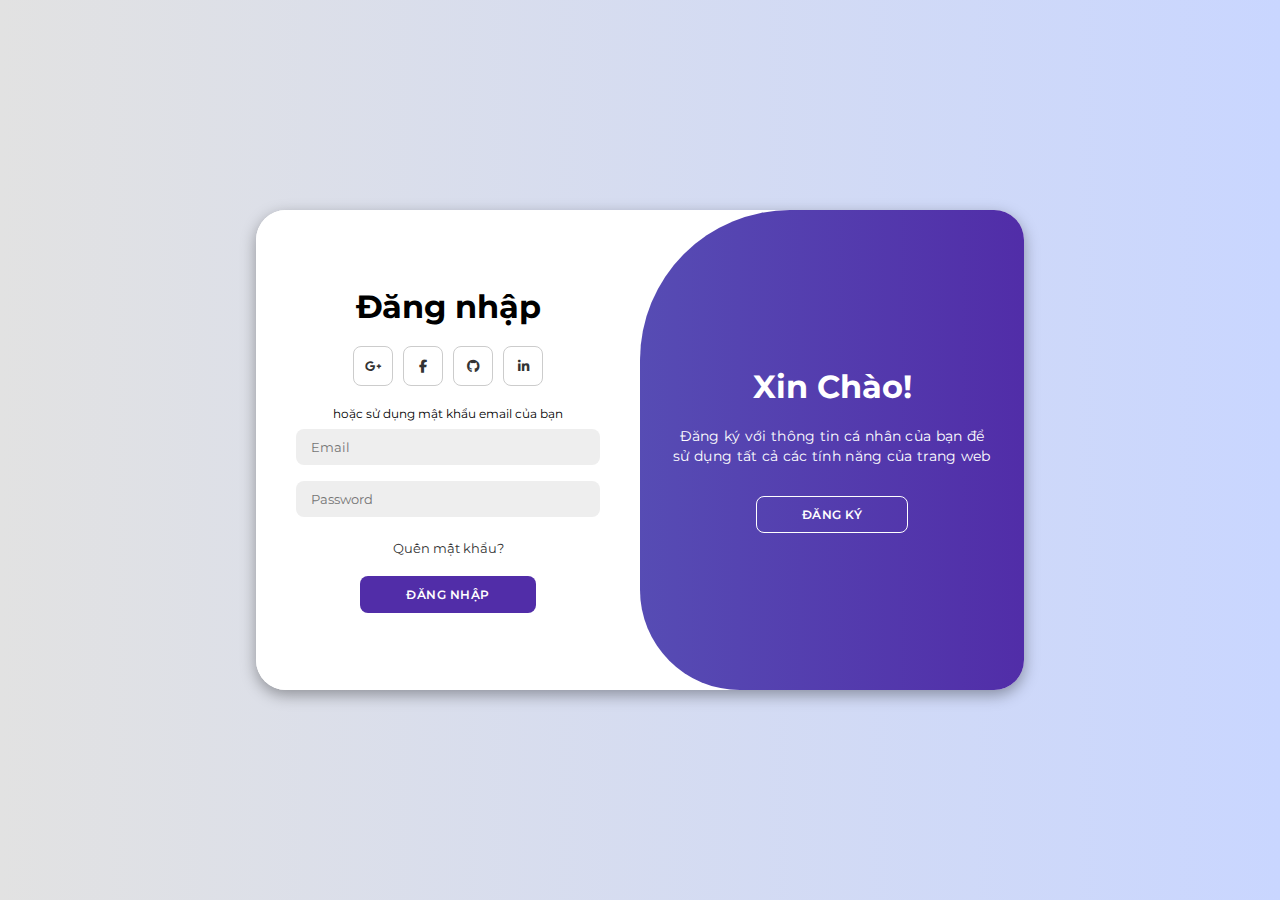
<file: login.html>
<!DOCTYPE html>
<html lang="en">

<head>
    <meta charset="UTF-8">
    <meta name="viewport" content="width=device-width, initial-scale=1.0">
    <link rel="stylesheet" href="https://cdnjs.cloudflare.com/ajax/libs/font-awesome/6.4.2/css/all.min.css">
    <link rel="stylesheet" href="css/login.css">
    <title>Modern Login Page | AsmrProg</title>
</head>

<body>

    <div class="container" id="container">
        <div class="form-container sign-up">
            <form>
                <h1>Tạo tài khoản</h1>
                <div class="social-icons">
                    <a href="#" class="icon"><i class="fa-brands fa-google-plus-g"></i></a>
                    <a href="#" class="icon"><i class="fa-brands fa-facebook-f"></i></a>
                    <a href="#" class="icon"><i class="fa-brands fa-github"></i></a>
                    <a href="#" class="icon"><i class="fa-brands fa-linkedin-in"></i></a>
                </div>
                <span>hoặc sử dụng mật khẩu email của bạn</span>
                <input type="text" placeholder="Name">
                <input type="email" placeholder="Email">
                <input type="password" placeholder="Password">
                <button id="myButton">Đăng nhập</button>
            </form>
        </div>
        <div class="form-container sign-in">
            <form>
                <h1>Đăng nhập</h1>
                <div class="social-icons">
                    <a href="#" class="icon"><i class="fa-brands fa-google-plus-g"></i></a>
                    <a href="#" class="icon"><i class="fa-brands fa-facebook-f"></i></a>
                    <a href="#" class="icon"><i class="fa-brands fa-github"></i></a>
                    <a href="#" class="icon"><i class="fa-brands fa-linkedin-in"></i></a>
                </div>
                <span>hoặc sử dụng mật khẩu email của bạn
                </span>
                <input type="email" placeholder="Email">
                <input type="password" placeholder="Password">
                <a href="#">Quên mật khẩu?</a>
                <button id="myButton"> Đăng nhập</button>
            </form>
        </div>
        <div class="toggle-container">
            <div class="toggle">
                <div class="toggle-panel toggle-left">
                    <h1>Chào mừng trở lại!</h1>
                    <p>Nhập thông tin cá nhân của bạn để sử dụng tất cả các tính năng của trang web</p>
                    <button class="hidden" id="login">Tạo tài khoản</button>
                </div>
                <div class="toggle-panel toggle-right">
                    <h1>Xin Chào!</h1>
                    <p>Đăng ký với thông tin cá nhân của bạn để sử dụng tất cả các tính năng của trang web</p>
                    <button class="hidden" id="register">Đăng Ký</button>
                </div>
            </div>
        </div>
    </div>

    <script src="js/login.js"></script>
</body>

</html>
</file>
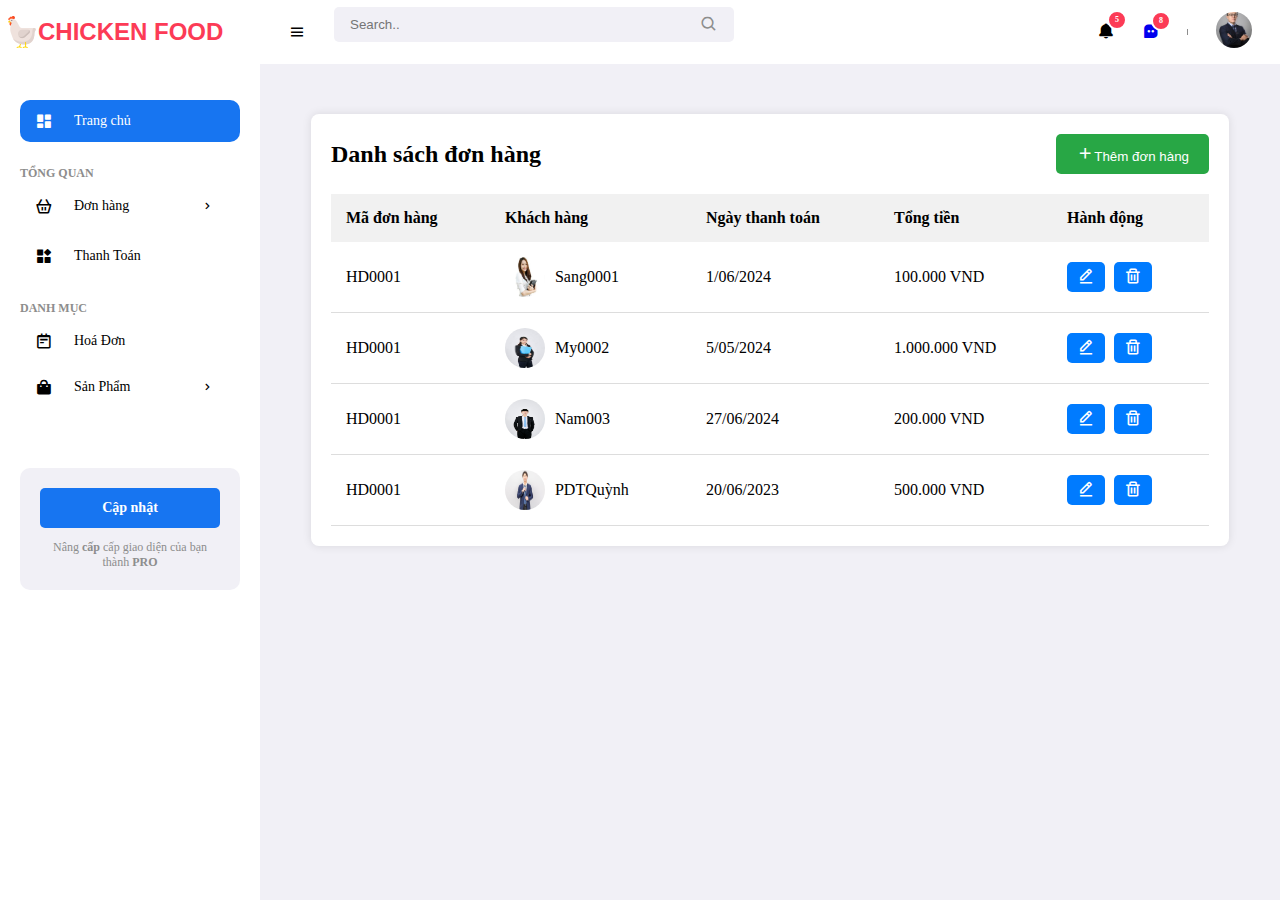
<file: product.html>
<!DOCTYPE html>
<html>
<head>
    <title>Addmin</title>
    <meta name="UTF-8">
    <meta name="viewport" content="width=device-width, initial-scale=1.0">
    <link rel="stylesheet" href="css/product.css">
    <link href='https://unpkg.com/boxicons@2.1.4/css/boxicons.min.css' rel='stylesheet'>
</head>
<body>
    <section id="sidebar">
        <a href="#" class="brand"><img src="img/chicken.png">CHICKEN FOOD</a>
        <ul class="side-menu">
            <li><a href="index.html" class="active"><i class='bx bxs-dashboard icon'></i>Trang chủ</a></li>
            <li class="divider" data-text="main">Tổng quan</li>
            <li>
                <a href="#"><i class='bx bx-basket icon'></i>Đơn hàng<i class='bx bx-chevron-right icon-right'></i></a>
            <ul class="side-dropdown">
                <li><a href="#">Danh sách đơn hàng</a></li>
                <li><a href="#">Thêm đơn hàng</a></li>
                <li><a href="#">Sửa đơn hàng</a></li>
            </ul>
            </li>
            <li><a href="#"><i class='bx bxs-widget icon'></i>Thanh Toán</a></li>
            <li class="divider" data-text="table and forms">Danh Mục</li>
            <li><a href="#"><i class='bx bx-notepad icon'></i>Hoá Đơn</a></li>
            <li>
                <a href="#"><i class='bx bxs-shopping-bag icon'></i>Sản Phẩm<i class='bx bx-chevron-right icon-right'></i></a>
            <ul class="side-dropdown">
                <li><a href="productsp.html">Danh sách sản phẩm</a></li>
                <li><a href="#">Sửa sản phẩm </a></li>
                <li><a href="#">Tồn kho</a></li>
            </ul>
            </li>
        </ul>
        <div class="ads">
            <div class="wrapper">
                <a href="#" class="btn-upgrade">Cập nhật</a>
                <p>Nâng <span>cấp</span> cấp giao diện của bạn thành <span>PRO</span></p>
            </div>
        </div>
    </section>
    <!--NAVBAR-->
    <section id="content">
        <nav>
            <i class='bx bx-menu toggle-sidebar'></i>
            <form action="#">
                <div class="form-group">
                    <input type="text" placeholder="Search..">
                    <i class='bx bx-search icon'></i>
                </div>
            </form>
            <a href="#" class="nav-link">
                <i class="bx bxs-bell icon"></i>
                <span class="badge">5</span>
            </a>
            <a href="#" class="nav-link">
                <i class="bx bxs-message-square-dots"></i>
                <span class="badge">8</span>
            </a>
            <span class="divider"></span>
            <div class="profile">
                <img src="img/img.nv1.jpg" alt="">
                <ul class="profile-link">
                    <li><a href="#"><i class='bx bxs-user-circle icon'></i>Cá nhân</a></li>
                    <li><a href="#"><i class='bx bxs-cog icon'></i>Cài đặt</a></li>
<li><a href="#"><i class='bx bxs-log-out-circle icon'></i>Đăng xuất</a></li>
                </ul>
            </div>
        </nav>
        <!--MAIN-->
        <div class="containers">
            <div class="headers">
                <h1>Danh sách đơn hàng</h1>
                <button onclick="openFormPopup()"><i class='bx bx-plus icon'></i>Thêm đơn hàng</button>
            </div>
            <table>
                <thead>
                    <tr>
                        <th>Mã đơn hàng</th>
                        <th>Khách hàng</th>
                        <th>Ngày thanh toán</th>
                        <th>Tổng tiền</th>
                        <th>Hành động</th>
                    </tr>
                </thead>
                <tbody id="orderTableBody">
                    <tr>
                        <td>HD0001</td>
                        <td class="customer"><img src="img/img.nv3.jpg" alt="Avatar" class="avatar">Sang<span>0001</span></td>
                        <td>1/06/2024</td>
                        <td>100.000 VND</td>
                        <td>
                            <button class="popup edit"><i class='bx bx-edit-alt icon'></i></button>
                            <button class="popup delete"><i class='bx bx-trash icon'></i></button>
                        </td>
                    </tr>
                    <tr>
                        <td>HD0001</td>
                        <td class="customer"><img src="img/img.nv4.jpg" alt="Avatar" class="avatar">My <span>0002</span></td>
                        <td>5/05/2024</td>
                        <td>1.000.000 VND</td>
                        <td>
                            <button class="popup edit"><i class='bx bx-edit-alt icon'></i></button>
                            <button class="popup delete"><i class='bx bx-trash icon'></i></button>
                        </td>
                    </tr>
                    <tr>
                        <td>HD0001</td>
                        <td class="customer"><img src="img/img.nv5.jpg" alt="Avatar" class="avatar">Nam<span>003</span></td>
                        <td>27/06/2024</td>
                        <td>200.000 VND</td>
                        <td>
                            <button class="popup edit"><i class='bx bx-edit-alt icon'></i></button>
                            <button class="popup delete"><i class='bx bx-trash icon'></i></button>
                        </td>
                    </tr>
                    <tr>
                        <td>HD0001</td>
                        <td class="customer"><img src="img/img.nv6.jpg" alt="Avatar" class="avatar">PDT<span>Quỳnh</span></td>
                        <td>20/06/2023</td>
                        <td>500.000 VND</td>
                        <td>
                            <button class="popup edit"><i class='bx bx-edit-alt icon'></i></button>
                            <button class="popup delete"><i class='bx bx-trash icon'></i></button>
</td>
                    </tr>
                </tbody>
            </table>

            <!-- Popup container -->
            <div id="addOrderPopup" class="popup-container">
                <div class="popup-content">
                    <span class="close" onclick="closePopup('addOrderPopup')">&times;</span>
                    <h2>Thêm đơn hàng mới</h2>
                    <div class="form-group">
                        <label for="orderID">Mã đơn hàng:</label>
                        <input type="text" id="orderID" name="orderID">
                    </div>
                    <div class="form-group">
                        <label for="customer">Khách hàng:</label>
                        <input type="text" id="customer" name="customer">
                    </div>
                    <div class="form-group">
                        <label for="paymentDate">Ngày thanh toán:</label>
                        <input type="date" id="paymentDate" name="paymentDate">
                    </div>
                    <div class="form-group">
                        <label for="totalAmount">Tổng tiền:</label>
                        <input type="text" id="totalAmount" name="totalAmount">
                    </div>
                    <button onclick="addOrder()" style="background: #28a745; border: none; border-radius: 5px; width: 80px; height: 30px;"><i class='bx bxs-user-plus'></i>Thêm</button>
                </div>
            </div>

            <!-- Edit Order Popup container -->
            <div id="editOrderPopup" class="popup-container">
                <div class="popup-content">
                    <span class="close" onclick="closePopup('editOrderPopup')">&times;</span>
                    <h2>Sửa đơn hàng</h2>
                    <div class="form-group">
                        <label for="editOrderID">Mã đơn hàng:</label>
                        <input type="text" id="editOrderID" name="editOrderID">
                    </div>
                    <div class="form-group">
                        <label for="editCustomer">Khách hàng:</label>
                        <input type="text" id="editCustomer" name="editCustomer">
                    </div>
                    <div class="form-group">
                        <label for="editPaymentDate">Ngày thanh toán:</label>
                        <input type="date" id="editPaymentDate" name="editPaymentDate">
                    </div>
                    <div class="form-group">
                        <label for="editTotalAmount">Tổng tiền:</label>
                        <input type="text" id="editTotalAmount" name="editTotalAmount">
                    </div>
                    <button onclick="saveOrder()" style="background: #28a745; border: none; border-radius: 5px; width: 80px; height: 30px;"><i class='bx bxs-save'></i>Lưu</button>
                </div>
            </div>

        </div>
    </section>
    
    <script>
        function openFormPopup() {
document.getElementById("addOrderPopup").style.display = "block";
        }

        function closePopup(popupID) {
            document.getElementById(popupID).style.display = "none";
        }

        function addOrder() {
            var orderID = document.getElementById("orderID").value;
            var customer = document.getElementById("customer").value;
            var paymentDate = document.getElementById("paymentDate").value;
            var totalAmount = document.getElementById("totalAmount").value;

            var tableBody = document.getElementById("orderTableBody");
            var newRow = tableBody.insertRow();

            var cell1 = newRow.insertCell(0);
            var cell2 = newRow.insertCell(1);
            var cell3 = newRow.insertCell(2);
            var cell4 = newRow.insertCell(3);
            var cell5 = newRow.insertCell(4);

            cell1.innerHTML = orderID;
            cell2.innerHTML = customer;
            cell3.innerHTML = paymentDate;
            cell4.innerHTML = totalAmount;
            cell5.innerHTML = `
                <button class="popup edit"><i class='bx bx-edit-alt icon'></i></button>
                <button class="popup delete"><i class='bx bx-trash icon'></i></button>
            `;

            closePopup('addOrderPopup');
            document.getElementById("orderID").value = '';
            document.getElementById("customer").value = '';
            document.getElementById("paymentDate").value = '';
            document.getElementById("totalAmount").value = '';

            attachEventHandlers();
        }

        function attachEventHandlers() {
            var deleteButtons = document.querySelectorAll(".popup.delete");
            deleteButtons.forEach(function(button) {
                button.addEventListener("click", function() {
                    if (confirm("Bạn có chắc chắn muốn xóa đơn hàng này?")) {
                        var row = this.closest("tr");
                        row.parentNode.removeChild(row);
                    }
                });
            });

            var editButtons = document.querySelectorAll(".popup.edit");
            editButtons.forEach(function(button) {
                button.addEventListener("click", function() {
                    var row = this.closest("tr");
                    document.getElementById("editOrderID").value = row.cells[0].innerText;
                    document.getElementById("editCustomer").value = row.cells[1].innerText;
                    document.getElementById("editPaymentDate").value = row.cells[2].innerText;
                    document.getElementById("editTotalAmount").value = row.cells[3].innerText;
                    document.getElementById("editOrderPopup").setAttribute("data-row-index", row.rowIndex);
                    openPopup('editOrderPopup');
                });
            });
        }

        function openPopup(popupID) {
            document.getElementById(popupID).style.display = "block";
}

        function saveOrder() {
            var rowIndex = document.getElementById("editOrderPopup").getAttribute("data-row-index");
            var tableBody = document.getElementById("orderTableBody");
            var row = tableBody.rows[rowIndex - 1];

            row.cells[0].innerText = document.getElementById("editOrderID").value;
            row.cells[1].innerText = document.getElementById("editCustomer").value;
            row.cells[2].innerText = document.getElementById("editPaymentDate").value;
            row.cells[3].innerText = document.getElementById("editTotalAmount").value;

            closePopup('editOrderPopup');
        }

        attachEventHandlers();
    </script>
    <script src="js/product.js"></script>
</body>
</html>
</file>
<file: css/login.css>
@import url('https://fonts.googleapis.com/css2?family=Montserrat:wght@300;400;500;600;700&display=swap');

*{
    margin: 0;
    padding: 0;
    box-sizing: border-box;
    font-family: 'Montserrat', sans-serif;
}

body{
    background-color: #c9d6ff;
    background: linear-gradient(to right, #e2e2e2, #c9d6ff);
    display: flex;
    align-items: center;
    justify-content: center;
    flex-direction: column;
    height: 100vh;
}

.container{
    background-color: #fff;
    border-radius: 30px;
    box-shadow: 0 5px 15px rgba(0, 0, 0, 0.35);
    position: relative;
    overflow: hidden;
    width: 768px;
    max-width: 100%;
    min-height: 480px;
}

.container p{
    font-size: 14px;
    line-height: 20px;
    letter-spacing: 0.3px;
    margin: 20px 0;
}

.container span{
    font-size: 12px;
}

.container a{
    color: #333;
    font-size: 13px;
    text-decoration: none;
    margin: 15px 0 10px;
}

.container button{
    background-color: #512da8;
    color: #fff;
    font-size: 12px;
    padding: 10px 45px;
    border: 1px solid transparent;
    border-radius: 8px;
    font-weight: 600;
    letter-spacing: 0.5px;
    text-transform: uppercase;
    margin-top: 10px;
    cursor: pointer;
}

.container button.hidden{
    background-color: transparent;
    border-color: #fff;
}

.container form{
    background-color: #fff;
    display: flex;
    align-items: center;
    justify-content: center;
    flex-direction: column;
    padding: 0 40px;
    height: 100%;
}

.container input{
    background-color: #eee;
    border: none;
    margin: 8px 0;
    padding: 10px 15px;
    font-size: 13px;
    border-radius: 8px;
    width: 100%;
    outline: none;
}

.form-container{
    position: absolute;
    top: 0;
    height: 100%;
    transition: all 0.6s ease-in-out;
}

.sign-in{
    left: 0;
    width: 50%;
    z-index: 2;
}

.container.active .sign-in{
    transform: translateX(100%);
}

.sign-up{
    left: 0;
    width: 50%;
    opacity: 0;
    z-index: 1;
}

.container.active .sign-up{
    transform: translateX(100%);
    opacity: 1;
    z-index: 5;
    animation: move 0.6s;
}

@keyframes move{
    0%, 49.99%{
        opacity: 0;
        z-index: 1;
    }
    50%, 100%{
        opacity: 1;
        z-index: 5;
    }
}

.social-icons{
    margin: 20px 0;
}

.social-icons a{
    border: 1px solid #ccc;
    border-radius: 20%;
    display: inline-flex;
    justify-content: center;
    align-items: center;
    margin: 0 3px;
    width: 40px;
    height: 40px;
}

.toggle-container{
    position: absolute;
    top: 0;
    left: 50%;
    width: 50%;
    height: 100%;
    overflow: hidden;
    transition: all 0.6s ease-in-out;
    border-radius: 150px 0 0 100px;
    z-index: 1000;
}

.container.active .toggle-container{
    transform: translateX(-100%);
    border-radius: 0 150px 100px 0;
}

.toggle{
    background-color: #512da8;
    height: 100%;
    background: linear-gradient(to right, #5c6bc0, #512da8);
    color: #fff;
    position: relative;
    left: -100%;
    height: 100%;
    width: 200%;
    transform: translateX(0);
    transition: all 0.6s ease-in-out;
}

.container.active .toggle{
    transform: translateX(50%);
}

.toggle-panel{
    position: absolute;
    width: 50%;
    height: 100%;
    display: flex;
    align-items: center;
    justify-content: center;
    flex-direction: column;
    padding: 0 30px;
    text-align: center;
    top: 0;
    transform: translateX(0);
    transition: all 0.6s ease-in-out;
}

.toggle-left{
    transform: translateX(-200%);
}

.container.active .toggle-left{
    transform: translateX(0);
}

.toggle-right{
    right: 0;
    transform: translateX(0);
}

.container.active .toggle-right{
    transform: translateX(200%);
}
</file>
<file: css/product.css>
* {
    margin: 0;
    padding: 0;
    box-sizing: border-box;
}
:root{
 --grey: #F1F0F6;
 --dark-grey:#8D8D8D;
 --light:#fff;
 --dark: #000;
 --green:#81D43A;
 --light-green: #E3FFCB;
 --blue: #1775F1;
 --light-blue:#D0E4FF;
 --dark-blue:#0C5FCD;
--red:#FC3B56;
}
html{
    overflow-x: hidden;
}
body{
    background: var(--grey);
}
a {
    text-decoration: none;
}
li{
    list-style: none;
}



/*-Sidebar-*/
  #sidebar{
    position: fixed;
    top: 0;
    left: 0;
    max-width: 260px;
    width: 100%;
    background: var(--light);
    height: 100%;
    overflow-y: auto;
    scrollbar-width:none ;
    transition: all .3s ease;
    z-index: 200;
  }
  #sidebar.hide{
    max-width: 60px;
  }
  #sidebar.hide:hover{
    max-width: 260px;
  }
  #sidebar::-webkit-scrollbar{
    display: none;
  }
  #sidebar .brand{
    font-size: 24px;

    display: flex;
    align-items: center;
    height: 64px;
    font-weight: 700;
    color:var(--red);
    font-family: 'Trebuchet MS', 'Lucida Sans Unicode', 'Lucida Grande', 'Lucida Sans', Arial, sans-serif;
    position: sticky;
    top:0;
    left:0;
    z-index: 100;
    background: var(--light);
    transition: all .3s ease;
    padding: 0 6px;

  }

  #sidebar .icon{
    min-width: 48px;
    display: flex;
    justify-content: center;
    align-items: center;
    margin-right: 6px;

  }
  #sidebar .icon-right{
    margin-left: auto;
    transition: all .3s ease;
  }
  #sidebar .side-menu{
    margin: 36px 0;
    padding: 0 20px;
    transition: all .03s ease;
  }
  #sidebar.hide .side-menu{
    padding: 0 6px;
  }
  #sidebar .hide:hover .side-menu{
    padding: 0 20px;
  }
  #sidebar .side-menu a{
    display: flex;
    align-items: center;
    font-size: 14px;
    color: var(--dark);
    padding: 12px 26px 12px 0;
    transition: all 0.3s ease;
    border-radius: 10px;
    margin: 4px 0;
    white-space: nowrap;
    
  }
  #sidebar .side-menu > li > a:hover{ 
    background: var(--grey);
  }
  #sidebar .side-menu > li > a.active .icon-right{
   transform: rotateZ('90deg');
  }
  #sidebar .side-menu > li > a.active, 
  #sidebar .side-menu > li > a.active:hover{
    background: var(--blue);
    color: var(--light);
  }
  #sidebar .divider{
    margin-top: 24px;
   font-size: 12px;
   text-transform: uppercase;
   font-weight: 700;
   color: var(--dark-grey);
   transition: all 0.3s ease;
   white-space: nowrap;
  }
  #sidebar .hide .divide{
    text-align: center;
  }
  #sidebar .hide:hover .divide{
    text-align: center;
  }
  #sidebar .side-dropdown{
   padding-left: 54px;
   max-height: 0;
   overflow-y: hidden;
   transition: all 0.15s ease;
  }
  #sidebar .side-dropdown.show{
     max-height: 1000px;
  }
  #sidebar .side-dropdown a:hover{
    color: var(--blue);

  }
  #sidebar .ads{
    width: 100%;
    padding:20px;
  }
  #sidebar .hide .ads{
    display: none;
  }
  #sidebar .hide:hover .ads{
    display: block;
  }
  #sidebar .ads .wrapper{
    background: var(--grey);
    padding: 20px;
    border-radius: 10px;

  }
  #sidebar .btn-upgrade{
    font-size: 14px;
    display: flex;
    justify-content: center;
    align-items: center;
    padding: 12px 0;
    color: var(--light);
    background: var(--blue);
    transition: all 0.3s ease;
    border-radius: 5px;
    font-weight: 600;
    margin-bottom: 12px;
  }
  #sidebar .btn-upgrade:hover{
      background: var(--dark-blue);
  }
  #sidebar .ads .wrapper p{
    font-size: 12px;
    color: var(--dark-grey);
    text-align: center;

  }
  #sidebar .ads .wrapper p span{
    font-weight: 700;


  }
/*-Sidebar-*/




/*--Content--*/
#content{
    position: relative;
    width: calc(100% - 260px);
    left:260px;
    transition: all .3s ease;
}
#sidebar.hide + #content{
    width: calc(100% - 60px);
    left:60px;
    

}
/*--NAVBAR--*/
nav{
    background: var(--light);
    height: 64px;
    padding: 0 28px;
    display: flex;
    align-items: center;
    grid-gap:28px;
    position: sticky;
    top:0;
    left:0;
    z-index: 100;
}
nav .toggle-sidebar{
 font-size: 18px;
 cursor: pointer;

}
nav form{
    max-width: 400px;
    width: 100%;
    margin-right: auto;
}
nav .form-group{
    position: relative;

}
nav .form-group input{
   width:100%;
   background: var(--grey);
   border-radius:5px ;
   border: none;
   outline: none;
   padding: 10px 36px 10px 16px;
transition: all .3s ease;
}
nav .form-group input:focus {
    box-shadow: 0 0 0 1px var(--blue), 0 0 0 4px var(--light-blue);

}
nav .form-group .icon{
    position: absolute;
    top: 50%;
    transform: translateY(-58%);
    right:16px ;
    color: var(--dark-grey);
}
nav .nav-link{
    position: relative;

}
nav .nav-link .icon{
    font-size: 18px;
    color: var(--dark);
}
nav .nav-link .badge{
    position: absolute;
    top:-12px;
    right: -12px;
    width: 20px;
    height: 20px;
    border-radius: 50%;
    border: 2px solid var(--light);
    background: var(--red);
    display: flex;
    justify-content:center ;
    align-items: center;
    color: var(--light);
    font-size: 8px;
    font-weight: 700;


}
nav .divider{
    width:1px;
    background: var(--dark-grey);
    height: 6px;
    display: block;
}
nav .profile{
    position: relative;
}
nav .profile img{
    width: 36px;
    height: 36px;
    border-radius: 50%;
    object-fit: cover;
    cursor: pointer;

}
nav .profile .profile-link{
    position: absolute;
    top:calc(100% + 10px);
    right: 0;
    background: var(--light);
    padding: 10px 0;
    box-shadow: 4px 4px 16px rgba(0, 0, 0, .1);
    border-radius: 10px;
    width: 160px;
    opacity: 0;
    pointer-events: none;
    transition: all 0.3s ease;
}
nav .profile .profile-link.show{
    opacity: 1;
    pointer-events: none;
    top:100%;
}
nav .profile .profile-link a{
    padding: 10px 16px;
    display: flex;
    grid-gap:18px;
    font-size: 14px;
    color: var(--dark);
    align-items: center;

}
nav .profile .profile-link a:hover{
    background: var(--grey);
}
@media screen and (nax-width: 768px) {
    #content{
    position: relative;
    width: calc(100% - 60px);
    transition: all .3s ease;
}
    nav .nav-link,  nav .divider{
        display: none;
    }
}

/* Menu đa cấp */

/* Nội dung*/
.containers {
    width: 90%;
    margin: auto;
    padding: 20px;
    background-color: white;
    margin-top: 50px;
    border-radius: 8px;
    box-shadow: 0 0 10px rgba(0, 0, 0, 0.1);
}
.headers {
    display: flex;
    justify-content: space-between;
    align-items: center;
    margin-bottom: 20px;
}
.headers h1 {
    margin: 0;
    font-size: 24px;
}
.headers button {
    padding: 10px 20px;
    background-color: #28a745;
    color: white;
    border: none;
    border-radius: 5px;
    cursor: pointer;
}
table {
    width: 100%;
    border-collapse: collapse;
}
table thead {
    background-color: #f1f1f1;
}
table thead th {
    padding: 15px;
    text-align: left;
}
table tbody tr {
    border-bottom: 1px solid #ddd;
    cursor: pointer;
}
table tbody tr:hover{
    background: rgb(240, 233, 233);
}
table tbody td {
    padding: 15px;
    text-align: left;
}
.avatar {
    width: 40px;
    height: 40px;
    border-radius: 50%;
    margin-right: 10px;
}
.customer {
    display: flex;
    align-items: center;
}
.icon {
    font-size: 18px;
}
.popup {
    margin-right: 5px;
    background-color: #007bff;
    color: white;
    border: none;
    padding: 5px 10px;
    border-radius: 5px;
    cursor: pointer;
}
.popup:hover {
    background-color: #0056b3;
}
@media screen and (max-width: 768px) {
    table, thead, tbody, th, td, tr {
        display: block;
    }
    table {
        width: 100%;
    }
    thead tr {
        display: none;
    }
    tbody tr {
        margin-bottom: 10px;
        border: 1px solid #ddd;
        border-radius: 8px;
        padding: 10px;
        background-color: white;
        box-shadow: 0 0 5px rgba(0, 0, 0, 0.1);
    }
    tbody td {
        display: flex;
        justify-content: space-between;
        align-items: center;
        padding: 10px;
        border-bottom: 1px solid #ddd;
    }
    tbody td:last-child {
        border-bottom: none;
    }
    tbody td:before {
        content: attr(data-label);
        font-weight: bold;
        flex: 1;
        text-align: left;
    }
    tbody td[data-label="Khách hàng"] {
        flex-direction: column;
        align-items: flex-start;
    }
    .customer {
        flex-direction: row;
        margin-top: 5px;
    }
}
/* Popup container */
.popup-container {
    display: none;
    position: fixed;
    z-index: 1;
    left: 0;
    top: 0;
    width: 100%;
    height: 100%;
    overflow: auto;
    background-color: rgb(0,0,0);
    background-color: rgba(0,0,0,0.4);
}
.popup-container {
    display: none; /* Ẩn popup khi chưa ấn vào thêm đơn hàng*/
    
}
/* Popup content */
.popup-content {
    background-color: white;
    margin: 15% auto;
    padding: 20px;
    border: 1px solid #888;
    width: 80%;
    max-width: 500px;
    border-radius: 10px;
}
.close {
    color: #aaa;
    float: right;
    font-size: 28px;
    font-weight: bold;
}
.close:hover,
.close:focus {
    color: black;
    text-decoration: none;
    cursor: pointer;
}
.form-group {
    margin-bottom: 15px;
}
.form-group label {
    display: block;
    margin-bottom: 5px;
}
.form-group input {
    width: 100%;
    padding: 10px;
    box-sizing: border-box;
}
</file>
